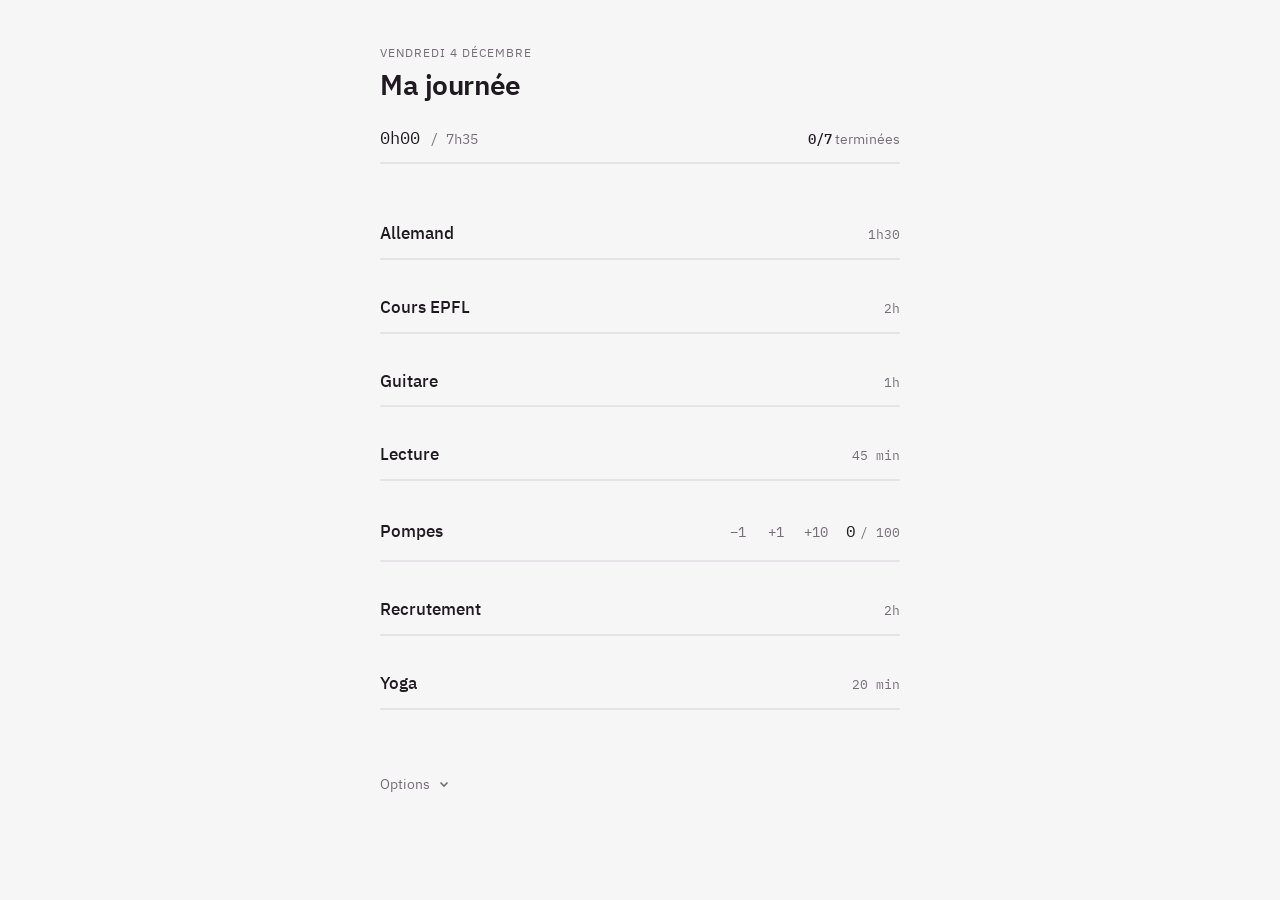
<file: index.html>
<!doctype html>
<html lang="fr">
<head>
<meta charset="utf-8">
<meta name="viewport" content="width=device-width, initial-scale=1, viewport-fit=cover">
<meta http-equiv="Content-Security-Policy" content="default-src 'self'; script-src 'self'; style-src 'self'; img-src 'self' data:; font-src 'self'; connect-src 'self'; manifest-src 'self'; worker-src 'self'; object-src 'none'; base-uri 'none'; form-action 'self'">
<meta name="referrer" content="strict-origin-when-cross-origin">
<title>Ma journée</title>
<meta name="theme-color" content="#F7F6F7" media="(prefers-color-scheme: light)">
<meta name="theme-color" content="#141114" media="(prefers-color-scheme: dark)">
<meta name="apple-mobile-web-app-capable" content="yes">
<meta name="mobile-web-app-capable" content="yes">
<meta name="apple-mobile-web-app-status-bar-style" content="default">
<meta name="apple-mobile-web-app-title" content="Ma journée">
<link rel="manifest" href="manifest.webmanifest">
<link rel="apple-touch-icon" href="apple-touch-icon.png">
<link rel="icon" type="image/png" sizes="192x192" href="icon-192.png">
<link rel="preload" href="fonts/IBMPlexSans-Regular-Latin1.woff2" as="font" type="font/woff2" crossorigin>
<link rel="stylesheet" href="css/socle.css">
<link rel="stylesheet" href="css/app.css">
<script src="js/app.js" defer></script>
</head>
<body>
<div class="wrap">
  <header>
    <div>
      <div class="date" id="date"></div>
      <h1>Ma journée</h1>
    </div>
    <div>
      <div class="summary">
        <span class="big"><span id="sumDone">0h00</span> <small>/ <span id="sumPlan">0h00</span></small></span>
        <span class="count"><b id="sumCount">0/0</b> terminées</span>
      </div>
      <div class="track sum"><span id="sumBar"></span></div>
    </div>
  </header>

  <div class="update" id="update" role="region" aria-label="Mise à jour" hidden>
    <p>Une nouvelle version est disponible.</p>
    <span class="actions">
      <button type="button" class="later" id="update-later">Plus tard</button>
      <button type="button" class="pill" id="update-reload">Recharger</button>
    </span>
  </div>

  <div class="mode" id="mode" hidden></div>

  <div class="list" id="list"></div>

  <footer id="footer"></footer>
</div>
<div class="sr-only" id="announce" role="status" aria-live="polite"></div>
<input type="file" id="import-file" accept="application/json,.json" hidden>
</body>
</html>
</file>
<file: css/socle.css>
/* socle.css — Écosystème d'applications · v0.1.0 · 2026-11-03
   Fichier copié tel quel dans chaque app, chargé avant la feuille de l'app.
   Ne pas le modifier localement : toute évolution passe par ECOSYSTEME.md. */

:root {
  /* Espacement (base 4 px) */
  --space-0: 0;
  --space-1: 0.25rem;  /*  4 px */
  --space-2: 0.5rem;   /*  8 px */
  --space-3: 0.75rem;  /* 12 px */
  --space-4: 1rem;     /* 16 px : gouttière par défaut */
  --space-5: 1.5rem;   /* 24 px */
  --space-6: 2rem;     /* 32 px */
  --space-7: 3rem;     /* 48 px */
  --space-8: 4rem;     /* 64 px */

  /* Typographie */
  --font-text: system-ui, -apple-system, "Segoe UI", Roboto, sans-serif;
  --font-mono: ui-monospace, "SF Mono", Menlo, Consolas, monospace;
  --font-display: var(--font-text);   /* surchargée par chaque app */
  --text-xs: 0.75rem;    /* 12 px : mentions, pastilles */
  --text-sm: 0.875rem;   /* 14 px : texte secondaire */
  --text-md: 1rem;       /* 16 px : corps, champs de saisie (jamais moins) */
  --text-lg: 1.125rem;   /* 18 px */
  --text-xl: 1.375rem;   /* 22 px : titres d'écran */
  --text-2xl: 1.75rem;   /* 28 px */
  --text-3xl: 2.25rem;   /* 36 px : chiffres vedettes */
  --leading-tight: 1.2;
  --leading-normal: 1.5;
  --weight-regular: 400;
  --weight-medium: 500;
  --weight-bold: 600;

  /* Rayons */
  --radius-xs: 4px;
  --radius-sm: 6px;
  --radius-md: 10px;
  --radius-lg: 14px;
  --radius-xl: 20px;
  --radius-full: 999px;

  /* Ombres (une app peut les redéfinir en thème sombre) */
  --shadow-1: 0 1px 2px rgb(0 0 0 / 0.08);
  --shadow-2: 0 2px 8px rgb(0 0 0 / 0.12);
  --shadow-3: 0 8px 24px rgb(0 0 0 / 0.18);

  /* Mouvement */
  --dur-fast: 150ms;   /* pression, survol, petit changement d'état */
  --dur-base: 250ms;   /* apparition ou disparition d'un élément */
  --dur-slow: 400ms;   /* feuille, panneau, déplacement */
  --ease-out: cubic-bezier(0.2, 0, 0, 1);
  --ease-in-out: cubic-bezier(0.4, 0, 0.2, 1);

  /* Interaction */
  --tap-min: 44px;      /* cible visée ; plancher WCAG 2.2 AA : 24 px */
  --focus-width: 3px;
  --focus-offset: 2px;
  --measure: 46rem;     /* largeur de lecture maximale par défaut */
}

/* Mouvement réduit : 1 ms plutôt que 0, pour que transitionend se déclenche encore */
@media (prefers-reduced-motion: reduce) {
  :root {
    --dur-fast: 1ms;
    --dur-base: 1ms;
    --dur-slow: 1ms;
  }
}

/* Focus visible commun (spécificité nulle : l'app peut le surcharger) */
:where(a, button, input, select, textarea, summary, [tabindex],
       [role="button"], [role="switch"], [role="checkbox"]):focus-visible {
  outline: var(--focus-width) solid var(--color-focus, currentColor);
  outline-offset: var(--focus-offset);
}

/* Texte réservé aux lecteurs d'écran */
.sr-only {
  position: absolute;
  width: 1px;
  height: 1px;
  margin: -1px;
  padding: 0;
  overflow: hidden;
  clip: rect(0 0 0 0);
  white-space: nowrap;
  border: 0;
}
</file>
<file: css/app.css>
/* Ma journée — feuille de l'app (chargée après socle.css).
   Mise en page : une seule colonne calme. Chaque activité est une ligne de texte
   avec une fine barre de progression dessous ; pas de cartes. Les réglages
   secondaires sont rangés derrière « Options ». */

/* Polices hébergées avec l'app (IBM Plex, licence OFL : fonts/OFL.txt) */
@font-face { font-family: "IBM Plex Sans"; font-style: normal; font-weight: 400; font-display: swap; src: url("../fonts/IBMPlexSans-Regular-Latin1.woff2") format("woff2"); }
@font-face { font-family: "IBM Plex Sans"; font-style: normal; font-weight: 500; font-display: swap; src: url("../fonts/IBMPlexSans-Medium-Latin1.woff2") format("woff2"); }
@font-face { font-family: "IBM Plex Sans"; font-style: normal; font-weight: 600; font-display: swap; src: url("../fonts/IBMPlexSans-SemiBold-Latin1.woff2") format("woff2"); }
@font-face { font-family: "IBM Plex Mono"; font-style: normal; font-weight: 400; font-display: swap; src: url("../fonts/IBMPlexMono-Regular-Latin1.woff2") format("woff2"); }
@font-face { font-family: "IBM Plex Mono"; font-style: normal; font-weight: 500; font-display: swap; src: url("../fonts/IBMPlexMono-Medium-Latin1.woff2") format("woff2"); }

/* Tokens d'identité */
:root {
  --bg: #F7F6F7;
  --fg: #1F1A20;
  --muted: #756C77;   /* 4,67:1 sur --bg (était #8A808C, 3,51:1) */
  --faint: #E7E2E7;
  --accent: #8B3E6C;
  --done: #2D7A67;
  --danger: #B3372F;
  --sans: "IBM Plex Sans", "Segoe UI", system-ui, sans-serif;
  --mono: "IBM Plex Mono", ui-monospace, "SFMono-Regular", Menlo, monospace;
  color-scheme: light;
}
@media (prefers-color-scheme: dark) {
  :root:not([data-theme="light"]) {
    --bg: #141114; --fg: #EEE8EE; --muted: #8D828F; --faint: #2A242B;
    --accent: #E08AB9; --done: #6FD0B4; --danger: #F08A80; color-scheme: dark;
  }
}
:root[data-theme="dark"] {
  --bg: #141114; --fg: #EEE8EE; --muted: #8D828F; --faint: #2A242B;
  --accent: #E08AB9; --done: #6FD0B4; --danger: #F08A80; color-scheme: dark;
}

/* Rôles de couleur du socle (ECOSYSTEME.md §3.3) */
:root {
  --color-bg: var(--bg);
  --color-surface: var(--bg);
  --color-fg: var(--fg);
  --color-fg-muted: var(--muted);
  --color-line: var(--faint);
  --color-accent: var(--accent);
  --color-on-accent: var(--bg);
  --color-ok: var(--done);
  --color-danger: var(--danger);
  --color-focus: var(--accent);
  --font-text: var(--sans);
  --font-mono: var(--mono);
}

* { box-sizing: border-box; }
html { -webkit-text-size-adjust: 100%; }
:root { padding-top: env(safe-area-inset-top, 0px); padding-bottom: env(safe-area-inset-bottom, 0px); }
[hidden] { display: none !important; }
body {
  margin: 0; background: var(--bg); color: var(--fg);
  font-family: var(--sans); font-size: 16px; line-height: 1.4;
  padding-inline: 24px; padding-block: 44px 64px;
  -webkit-tap-highlight-color: transparent;
}
button { font: inherit; color: inherit; background: none; border: 0; padding: 0; cursor: pointer; }
button:focus-visible, input:focus-visible, select:focus-visible { outline: 2px solid var(--accent); outline-offset: 3px; border-radius: 4px; }
.wrap { max-width: 520px; margin: 0 auto; display: flex; flex-direction: column; gap: 40px; }

/* En-tête */
header { display: flex; flex-direction: column; gap: 22px; }
.date { font-size: 0.78rem; letter-spacing: 0.08em; text-transform: uppercase; color: var(--muted); }
h1 { margin: 4px 0 0; font-size: 1.75rem; font-weight: 600; letter-spacing: -0.015em; }
.summary { display: flex; justify-content: space-between; align-items: baseline; gap: 12px; }
.big { font-family: var(--mono); font-size: 1.05rem; font-variant-numeric: tabular-nums; }
.big small, .count small { color: var(--muted); font-size: 0.85rem; }
.count { font-size: 0.85rem; color: var(--muted); }
.count b { font-family: var(--mono); font-weight: 500; color: var(--fg); }
.track { height: 2px; background: var(--faint); border-radius: 2px; overflow: hidden; }
.track.sum { margin-top: 12px; }
.track > span { display: block; height: 100%; width: 0; background: var(--accent); transition: width .4s ease; }

/* Bandeau « nouvelle version » */
.update { display: flex; justify-content: space-between; align-items: center; gap: 16px; padding: 12px 0; border-block: 1px solid var(--faint); }
.update p { margin: 0; font-size: 0.9rem; }
.update .actions { display: flex; gap: 18px; align-items: center; }
.update .later { color: var(--muted); font-size: 0.9rem; }

/* Liste des activités */
.list { display: flex; flex-direction: column; }
.row { display: flex; flex-direction: column; gap: 12px; padding-block: 18px; width: 100%; text-align: left; }
.row[role="button"] { cursor: pointer; }
.row[role="button"]:focus-visible { outline: 2px solid var(--accent); outline-offset: 4px; border-radius: 6px; }
.row[role="button"] .line:active { opacity: .6; }

/* Description dépliable */
.desc-toggle { display: inline-grid; place-items: center; width: 28px; height: 28px; margin-block: -6px; margin-left: -4px; border-radius: 6px; color: var(--muted); flex: none; }
.desc-toggle:hover { color: var(--fg); background: var(--faint); }
.desc-toggle svg { width: 12px; height: 12px; fill: none; stroke: currentColor; stroke-width: 1.6; transition: transform .2s; }
.desc-toggle[aria-expanded="true"] svg { transform: rotate(180deg); }
.desc { font-size: 0.9rem; line-height: 1.6; color: var(--muted); cursor: default; display: flex; flex-direction: column; gap: 6px; margin-top: -2px; }
.desc p, .desc ul { margin: 0; }
.desc ul { padding-left: 1.1em; }
.desc li::marker { color: var(--muted); }
.desc b { color: var(--fg); font-weight: 500; }
.line { display: flex; align-items: baseline; justify-content: space-between; gap: 16px; }
.name { font-size: 1.06rem; font-weight: 500; min-width: 0; overflow-wrap: anywhere; display: flex; align-items: center; gap: 10px; }
.time { font-family: var(--mono); font-variant-numeric: tabular-nums; white-space: nowrap; font-size: 1rem; }
.steps .time { margin-left: 8px; }
.time .tg { color: var(--muted); font-size: 0.82rem; margin-left: 4px; }
.time .tg.alone { margin-left: 0; }
.row .track > span { transition: width .5s linear; }
.row.idle .name { color: var(--fg); }
.row.idle .track > span { background: var(--muted); }
.row.started .track > span { background: var(--fg); opacity: .55; }
.row.running .name, .row.running .el { color: var(--accent); }
.row.running .track > span { background: var(--accent); opacity: 1; }
.row.running .name::before {
  content: ""; width: 7px; height: 7px; border-radius: 50%; background: var(--accent); flex: none;
  animation: pulse 1.6s ease-in-out infinite;
}
.row.done .name, .row.done .time { color: var(--muted); }
.row.done .name > span:first-child::after { margin-left: 8px; content: "✓"; color: var(--done); font-size: 0.9rem; }
.row.done .track > span { background: var(--done); opacity: 1; }
@keyframes pulse { 50% { opacity: .25; } }

/* Activités à cocher */
.row.check .box {
  width: 22px; height: 22px; border-radius: 50%; border: 1.5px solid var(--muted); flex: none;
  display: grid; place-items: center; align-self: center; transition: background .2s, border-color .2s;
}
.row.check .box svg { width: 12px; height: 12px; fill: none; stroke: var(--bg); stroke-width: 1.8; stroke-linecap: round; stroke-linejoin: round; opacity: 0; transition: opacity .2s; }
.row.check.done .box { background: var(--done); border-color: var(--done); }
.row.check.done .box svg { opacity: 1; }
.row.check.done .name > span:first-child { text-decoration: line-through; text-decoration-color: var(--muted); }
.row.check.done .name > span:first-child::after { content: none; }
.row.check .track > span { background: var(--done); opacity: 1; }
.row[role="checkbox"] { cursor: pointer; }
.row[role="checkbox"]:focus-visible { outline: 2px solid var(--accent); outline-offset: 4px; border-radius: 6px; }
.row[role="checkbox"] .line:active { opacity: .6; }

/* Écran « Mettre en pause aujourd'hui » */
.skiprow { display: flex; align-items: center; justify-content: space-between; gap: 16px; min-height: 60px; border-bottom: 1px solid var(--faint); cursor: pointer; }
.skiprow .right { display: flex; align-items: center; gap: 12px; }
.skiprow .state { font-size: 0.82rem; color: var(--accent); }
.skiprow.off .name { color: var(--muted); }
.more + .more { margin-top: 0; }

/* Petits boutons texte : pas du compteur et ajustements de temps */
.steps { display: flex; gap: 2px; align-items: baseline; }
.step {
  font-family: var(--mono); font-size: 0.85rem; color: var(--muted);
  padding: 6px 8px; border-radius: 6px; min-width: 36px; text-align: center;
}
.step:hover { color: var(--fg); background: var(--faint); }
.step:active { color: var(--accent); }
.adjust-steps { display: grid; grid-template-columns: repeat(6, 1fr); }
.adjust-steps .step { padding: 8px 0; }
.adjust-steps .step.plus { color: var(--fg); }

.more { align-self: flex-start; margin-top: 14px; font-size: 0.85rem; color: var(--muted); padding: 6px 0; }
.more:hover { color: var(--fg); }
.empty { padding-block: 24px; display: flex; flex-direction: column; gap: 4px; }
.empty b { font-weight: 500; color: var(--done); }
.empty span { color: var(--muted); font-size: 0.9rem; }

/* Bandeau des modes (ajuster / modifier / pause) */
.mode { display: flex; justify-content: space-between; align-items: center; gap: 16px; }
.mode p { margin: 0; font-size: 0.85rem; color: var(--muted); max-width: 34ch; }
.pill { background: var(--fg); color: var(--bg); padding: 9px 18px; border-radius: 99px; font-size: 0.9rem; font-weight: 500; white-space: nowrap; }

/* Options */
.options-toggle { display: inline-flex; align-items: center; gap: 8px; font-size: 0.9rem; color: var(--muted); padding: 6px 0; }
.options-toggle:hover { color: var(--fg); }
.options-toggle svg { width: 12px; height: 12px; transition: transform .2s; fill: none; stroke: currentColor; stroke-width: 1.6; }
.options-toggle[aria-expanded="true"] svg { transform: rotate(180deg); }
.panel { display: flex; flex-direction: column; margin-top: 8px; }
.opt { display: flex; justify-content: space-between; align-items: center; gap: 16px; min-height: 52px; border-top: 1px solid var(--faint); font-size: 0.95rem; width: 100%; text-align: left; }
.opt:last-of-type { border-bottom: 1px solid var(--faint); }
button.opt:hover { color: var(--accent); }
.opt .chev { color: var(--muted); }
.opt.danger { color: var(--danger); }
.opt .sub { display: block; font-size: 0.8rem; color: var(--muted); }
.seg { display: flex; gap: 14px; }
.seg button { color: var(--muted); font-size: 0.9rem; padding: 4px 0; border-bottom: 1px solid transparent; }
.seg button[aria-pressed="true"] { color: var(--fg); border-bottom-color: var(--fg); }
.switch { position: relative; width: 38px; height: 22px; flex: none; }
.switch input { position: absolute; inset: 0; opacity: 0; margin: 0; cursor: pointer; }
.switch span { position: absolute; inset: 0; border-radius: 99px; background: var(--faint); transition: background .2s; pointer-events: none; }
.switch span::after { content: ""; position: absolute; top: 3px; left: 3px; width: 16px; height: 16px; border-radius: 50%; background: var(--bg); box-shadow: 0 1px 2px rgba(0,0,0,.25); transition: transform .2s; }
.switch input:checked + span { background: var(--accent); }
.switch input:checked + span::after { transform: translateX(16px); }
.switch input:focus-visible + span { outline: 2px solid var(--accent); outline-offset: 3px; }
.confirm { display: flex; gap: 18px; align-items: center; }
.confirm button { font-size: 0.9rem; }
.confirm .yes { color: var(--danger); font-weight: 500; }
.confirm .no { color: var(--muted); }
.hint { margin: 14px 0 0; font-size: 0.8rem; color: var(--muted); max-width: 52ch; }
.notice { margin: 10px 0 0; font-size: 0.85rem; color: var(--fg); }
.notice.err { color: var(--danger); }

/* Mode modification */
.edit-row { display: grid; grid-template-columns: 1fr auto auto auto; gap: 14px; align-items: center; padding-block: 10px; border-bottom: 1px solid var(--faint); }
.edit-row input, .add input, .add select {
  font: inherit; color: var(--fg); background: transparent; border: 0; border-radius: 0;
  padding: 8px 0; min-width: 0; width: 100%;
}
.edit-row input[type="text"] { font-weight: 500; }
.unit { display: flex; align-items: baseline; gap: 6px; font-size: 0.85rem; color: var(--muted); }
.unit input { width: 5.5ch; text-align: right; font-family: var(--mono); color: var(--fg); }
.unit { position: relative; }
.unit select, .add select {
  -webkit-appearance: none; appearance: none; font: inherit; font-size: 0.85rem; color: var(--muted);
  background: transparent; border: 0; border-radius: 0; padding: 8px 14px 8px 0; cursor: pointer;
  text-align: right; text-align-last: right;
}
.unit select:hover, .add select:hover { color: var(--fg); }
.unit::after, .add .sel::after {
  content: ""; position: absolute; right: 2px; top: 50%; width: 5px; height: 5px; margin-top: -4px;
  border-right: 1.3px solid var(--muted); border-bottom: 1.3px solid var(--muted); transform: rotate(45deg); pointer-events: none;
}
.add .sel { position: relative; }
.add .sel select { width: 100%; text-align: left; text-align-last: left; }
input[type="number"]::-webkit-inner-spin-button, input[type="number"]::-webkit-outer-spin-button { -webkit-appearance: none; margin: 0; }
input[type="number"] { -moz-appearance: textfield; appearance: textfield; }
.del { color: var(--muted); font-size: 1.2rem; width: 32px; height: 32px; border-radius: 6px; }
.del:hover { color: var(--danger); background: var(--faint); }
.edit-desc { grid-column: 1 / -1; margin-block: 2px 6px; }
.descbtn { width: 32px; height: 32px; border-radius: 6px; color: var(--muted); display: grid; place-items: center; margin-right: -10px; }
.descbtn svg { width: 14px; height: 14px; fill: none; stroke: currentColor; stroke-width: 1.5; stroke-linecap: round; }
.descbtn:hover { color: var(--fg); background: var(--faint); }
.descbtn.on { color: var(--accent); }
.edit-desc textarea {
  width: 100%; font: inherit; font-size: 0.9rem; line-height: 1.55; color: var(--fg);
  background: transparent; border: 1px solid var(--faint); border-radius: 8px;
  padding: 10px 12px; resize: none; overflow: hidden; min-height: 64px;
}
.edit-desc textarea::placeholder { color: var(--muted); opacity: .7; }
.edit-desc textarea:focus { outline: none; border-color: var(--muted); }
.add { display: grid; grid-template-columns: 1fr 5.5ch auto auto; gap: 12px; align-items: center; padding-block: 10px; margin-top: 8px; }
.add input, .add .sel { border-bottom: 1px solid var(--faint); }
.add input[name="target"] { font-family: var(--mono); text-align: right; }
.add select { color: var(--muted); font-size: 0.9rem; }
.add .addbtn { color: var(--accent); font-weight: 500; font-size: 0.9rem; }

@media (max-width: 420px) {
  body { padding-inline: 20px; }
  .add { grid-template-columns: 5.5ch auto 1fr; row-gap: 4px; }
  .add input[name="name"] { grid-column: 1 / -1; }
  .add .addbtn { justify-self: end; }
}
@media (prefers-reduced-motion: reduce) {
  .track > span, .row .track > span, .options-toggle svg, .desc-toggle svg, .row.check .box, .row.check .box svg, .switch span, .switch span::after { transition: none; }
  .row.running .name::before { animation: none; }
}
</file>
